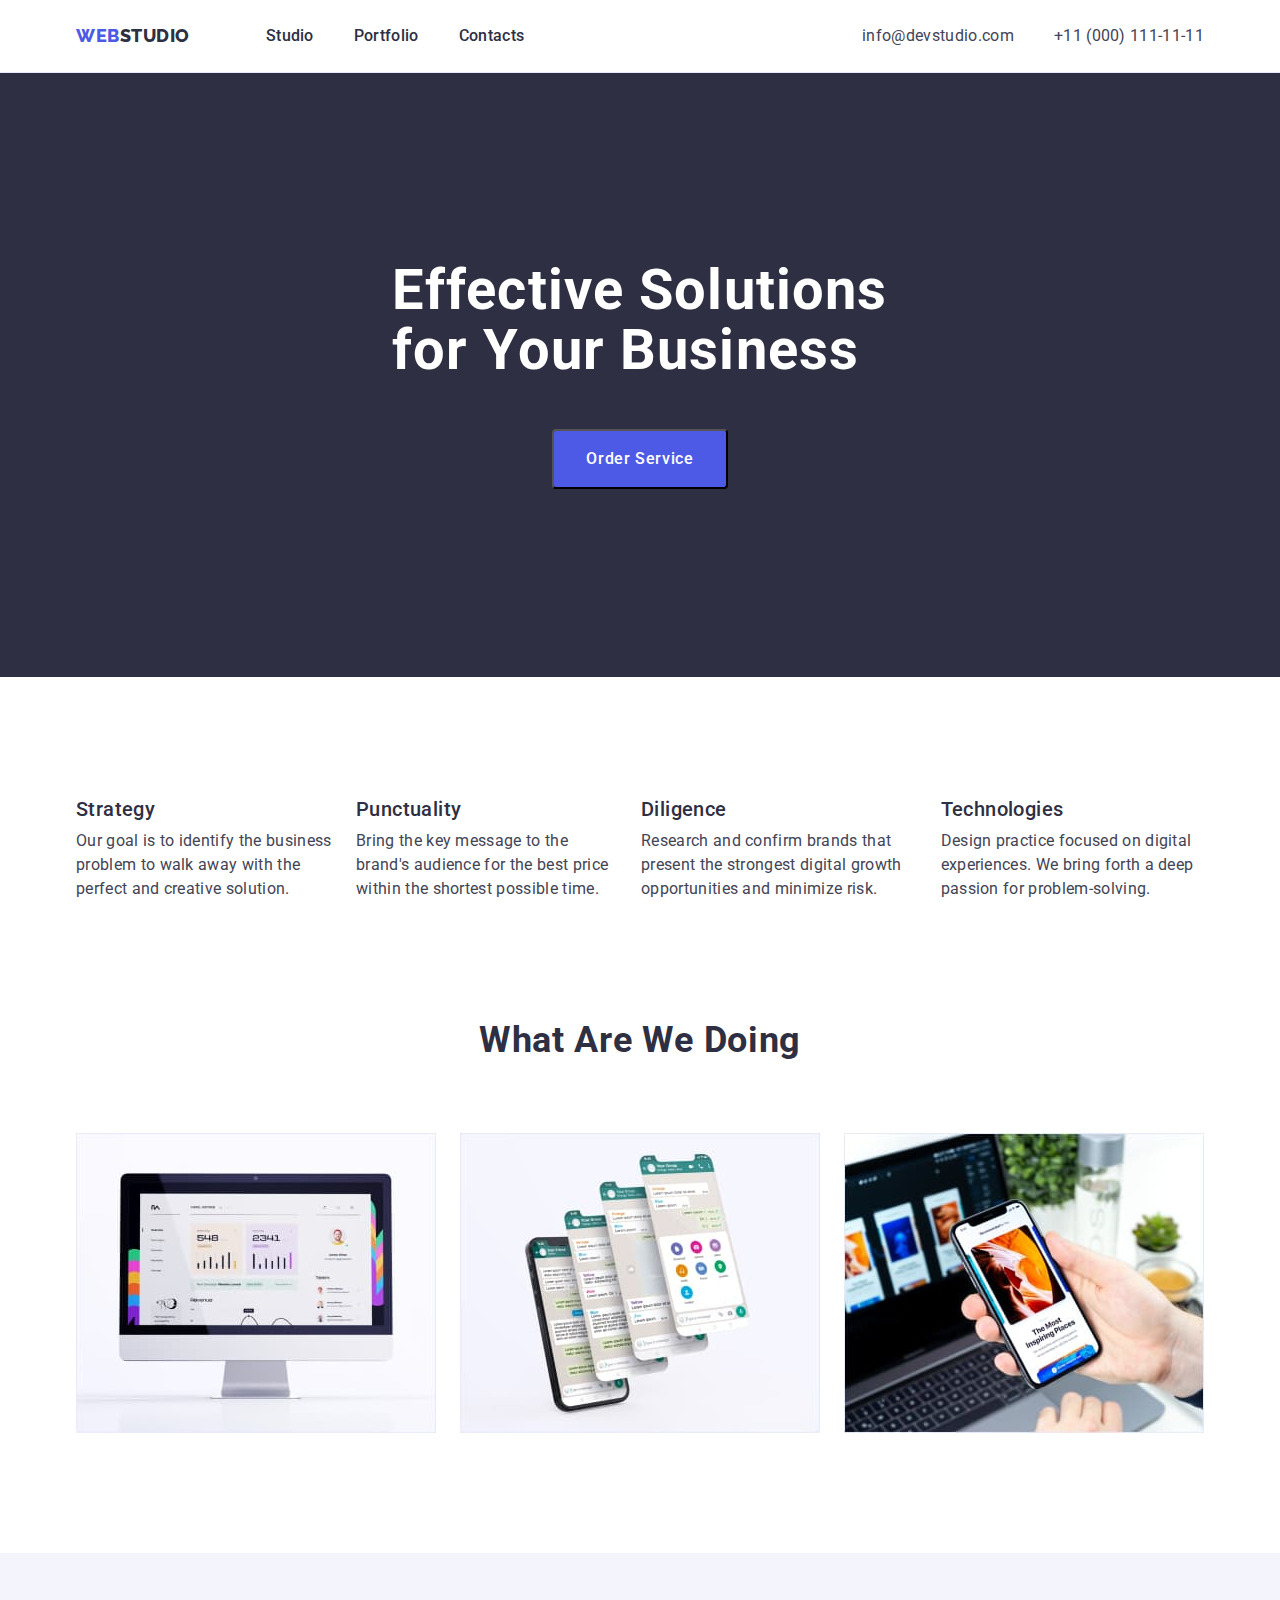
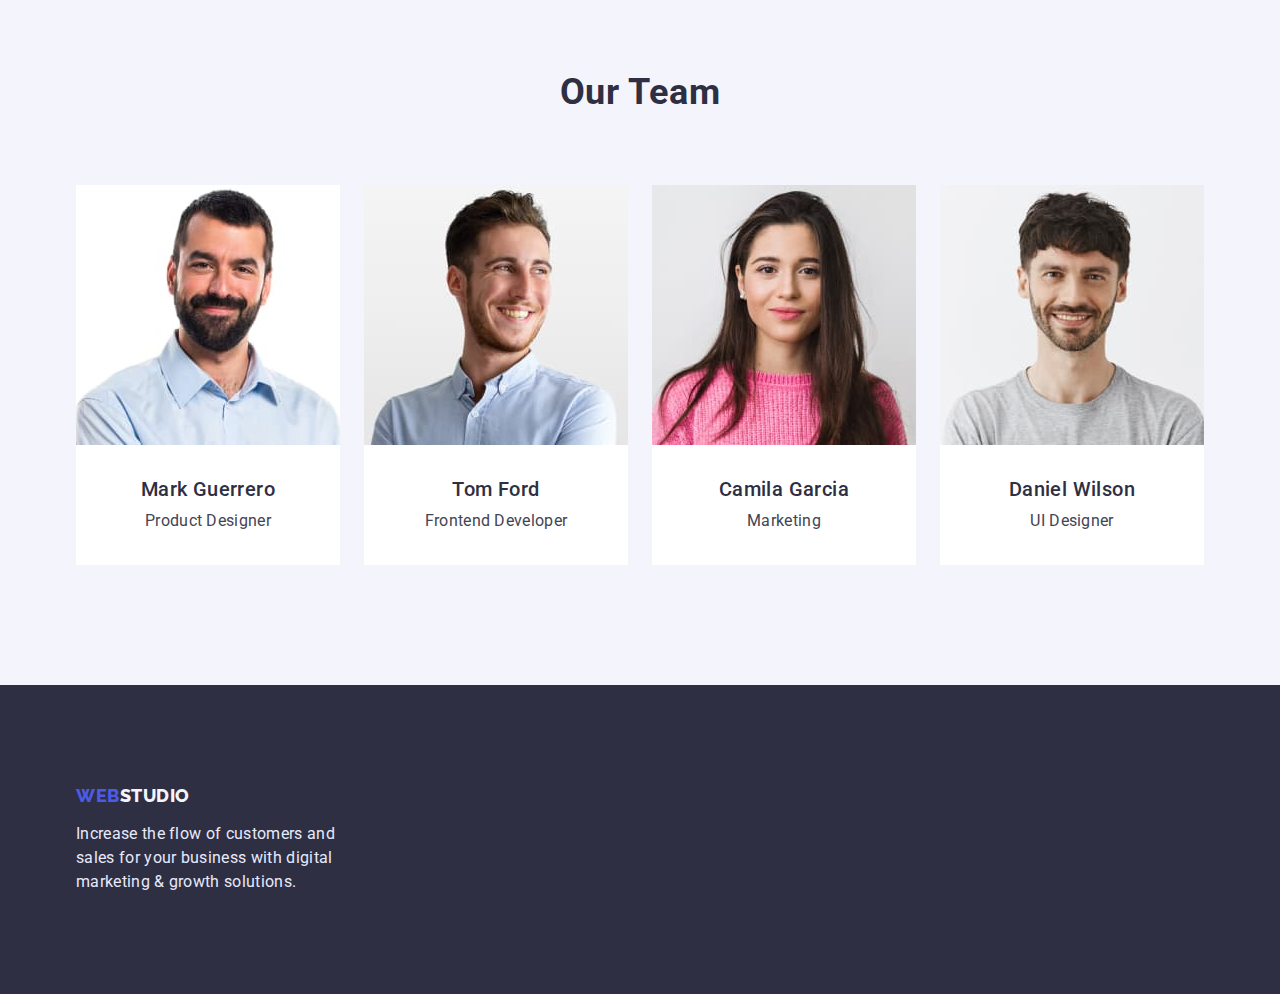
<file: index.html>
<!DOCTYPE html>
<html lang="en">
  <head>
    <meta charset="UTF-8" />
    <meta http-equiv="X-UA-Compatible" content="IE=edge" />
    <meta name="viewport" content="width=device-width, initial-scale=1.0" />
    <title>WebStudio</title>
    <!-- Подключаем шрифты -->
    <link rel="preconnect" href="https://fonts.googleapis.com" />
    <link rel="preconnect" href="https://fonts.gstatic.com" crossorigin />
    <link
      href="https://fonts.googleapis.com/css2?family=Raleway:wght@800&family=Roboto:wght@400;500;700;900&display=swap"
      rel="stylesheet"
    />
    <!-- Подключаем modern-normalize -->
    <link
      rel="stylesheet"
      href="https://cdnjs.cloudflare.com/ajax/libs/modern-normalize/1.1.0/modern-normalize.min.css"
    />
    <!-- подключаем стили -->
    <link rel="stylesheet" href="./css/styles.css" />
  </head>
  <body>
    <!-- header -->

    <header class="header">
      <div class="container header-container">
        <nav class="header-navigation">
          <a href="./index.html" class="header-logo link"
            ><span class="header-span">WEB</span>STUDIO</a
          >
          <ul class="header-list list">
            <li class="header-item">
              <a href="./index.html" class="header-link link">Studio</a>
            </li>
            <li class="header-item">
              <a href="./portfolio.html" class="header-link link">Portfolio</a>
            </li>
            <li class="header-item">
              <a href="./contacts.html" class="header-link link">Contacts</a>
            </li>
          </ul>
        </nav>
        <address class="header-address">
          <ul class="header-address-list list">
            <li class="header-address-item">
              <a href="mailto:info@devstudio.com" class="header-mail link"
                >info@devstudio.com</a
              >
            </li>

            <li class="header-address-item">
              <a href="tel:+110001111111" class="header-tel link"
                >+11 (000) 111-11-11</a
              >
            </li>
          </ul>
        </address>
      </div>
    </header>

    <main>
      <!-- Secton 1 Hero -->

      <section class="hero">
        <div class="container">
          <h1 class="hero-title">Effective Solutions for Your Business</h1>
          <button type="button" class="order-hero-btn">Order Service</button>
        </div>
      </section>

      <!-- Secton 2 -->

      <section class="section-advantages section">
        <div class="container">
          <h2 class="advantages-title visually-hidden">Our advantages</h2>
          <ul class="advantages-list list">
            <li class="advantages-item">
              <h3 class="advantages-title">Strategy</h3>
              <p class="advantages-text">
                Our goal is to identify the business problem to walk away with
                the perfect and creative solution.
              </p>
            </li>
            <li class="advantages-item">
              <h3 class="advantages-title">Punctuality</h3>
              <p class="advantages-text">
                Bring the key message to the brand's audience for the best price
                within the shortest possible time.
              </p>
            </li>
            <li class="advantages-item">
              <h3 class="advantages-title">Diligence</h3>
              <p class="advantages-text">
                Research and confirm brands that present the strongest digital
                growth opportunities and minimize risk.
              </p>
            </li>
            <li class="advantages-item">
              <h3 class="advantages-title">Technologies</h3>
              <p class="advantages-text">
                Design practice focused on digital experiences. We bring forth a
                deep passion for problem-solving.
              </p>
            </li>
          </ul>
        </div>
      </section>

      <!-- Secton 3 -->

      <section class="section-wawd section">
        <div class="container">
          <h2 class="wawd-title">What are we doing</h2>
          <div class="wawd-items">
            <ul class="wawd-list list">
              <li class="wawd-item">
                <img
                  src="./images/img1.jpg"
                  alt="computer"
                  width="360"
                  height="300"
                />
              </li>
              <li class="wawd-item">
                <img
                  src="./images/img2.jpg"
                  alt="cell phones"
                  width="360"
                  height="300"
                />
              </li>
              <li class="wawd-item">
                <img
                  src="./images/img3.jpg"
                  alt="computer and mobile phone"
                  width="360"
                  height="300"
                />
              </li>
            </ul>
          </div>
        </div>
      </section>

      <!-- Secton 4 -->

      <section class="section-team section">
        <div class="container">
          <div class="team-container-item">
            <h2 class="team-title">Our Team</h2>

            <ul class="team-container list">
              <li class="team-item">
                <img
                  src="./images/img4.jpg"
                  alt="Mark Guerrero"
                  width="264"
                  height="260"
                />
                <div class="team-content">
                  <h3 class="team-name">Mark Guerrero</h3>
                  <p class="team-profession">Product Designer</p>
                </div>
              </li>

              <li class="team-item">
                <img
                  src="./images/img5.jpg"
                  alt="Tom Ford"
                  width="264"
                  height="260"
                />
                <div class="team-content">
                  <h3 class="team-name">Tom Ford</h3>
                  <p class="team-profession">Frontend Developer</p>
                </div>
              </li>

              <li class="team-item">
                <img
                  src="./images/img6.jpg"
                  alt="Camila Garcia"
                  width="264"
                  height="260"
                />
                <div class="team-content">
                  <h3 class="team-name">Camila Garcia</h3>
                  <p class="team-profession">Marketing</p>
                </div>
              </li>

              <li class="team-item">
                <img
                  src="./images/img7.jpg"
                  alt="Daniel Wilson"
                  width="264"
                  height="260"
                />
                <div class="team-content">
                  <h3 class="team-name">Daniel Wilson</h3>
                  <p class="team-profession">UI Designer</p>
                </div>
              </li>
            </ul>
          </div>
        </div>
      </section>
    </main>

    <!-- footer -->

    <footer class="footer">
      <div class="container">
        <a href="./index.html" class="footer-logo link"
          ><span class="footer-span">WEB</span> STUDIO</a
        >

        <p class="footer-text">
          Increase the flow of customers and sales for your business with
          digital marketing & growth solutions.
        </p>
      </div>
    </footer>
  </body>
</html>
</file>
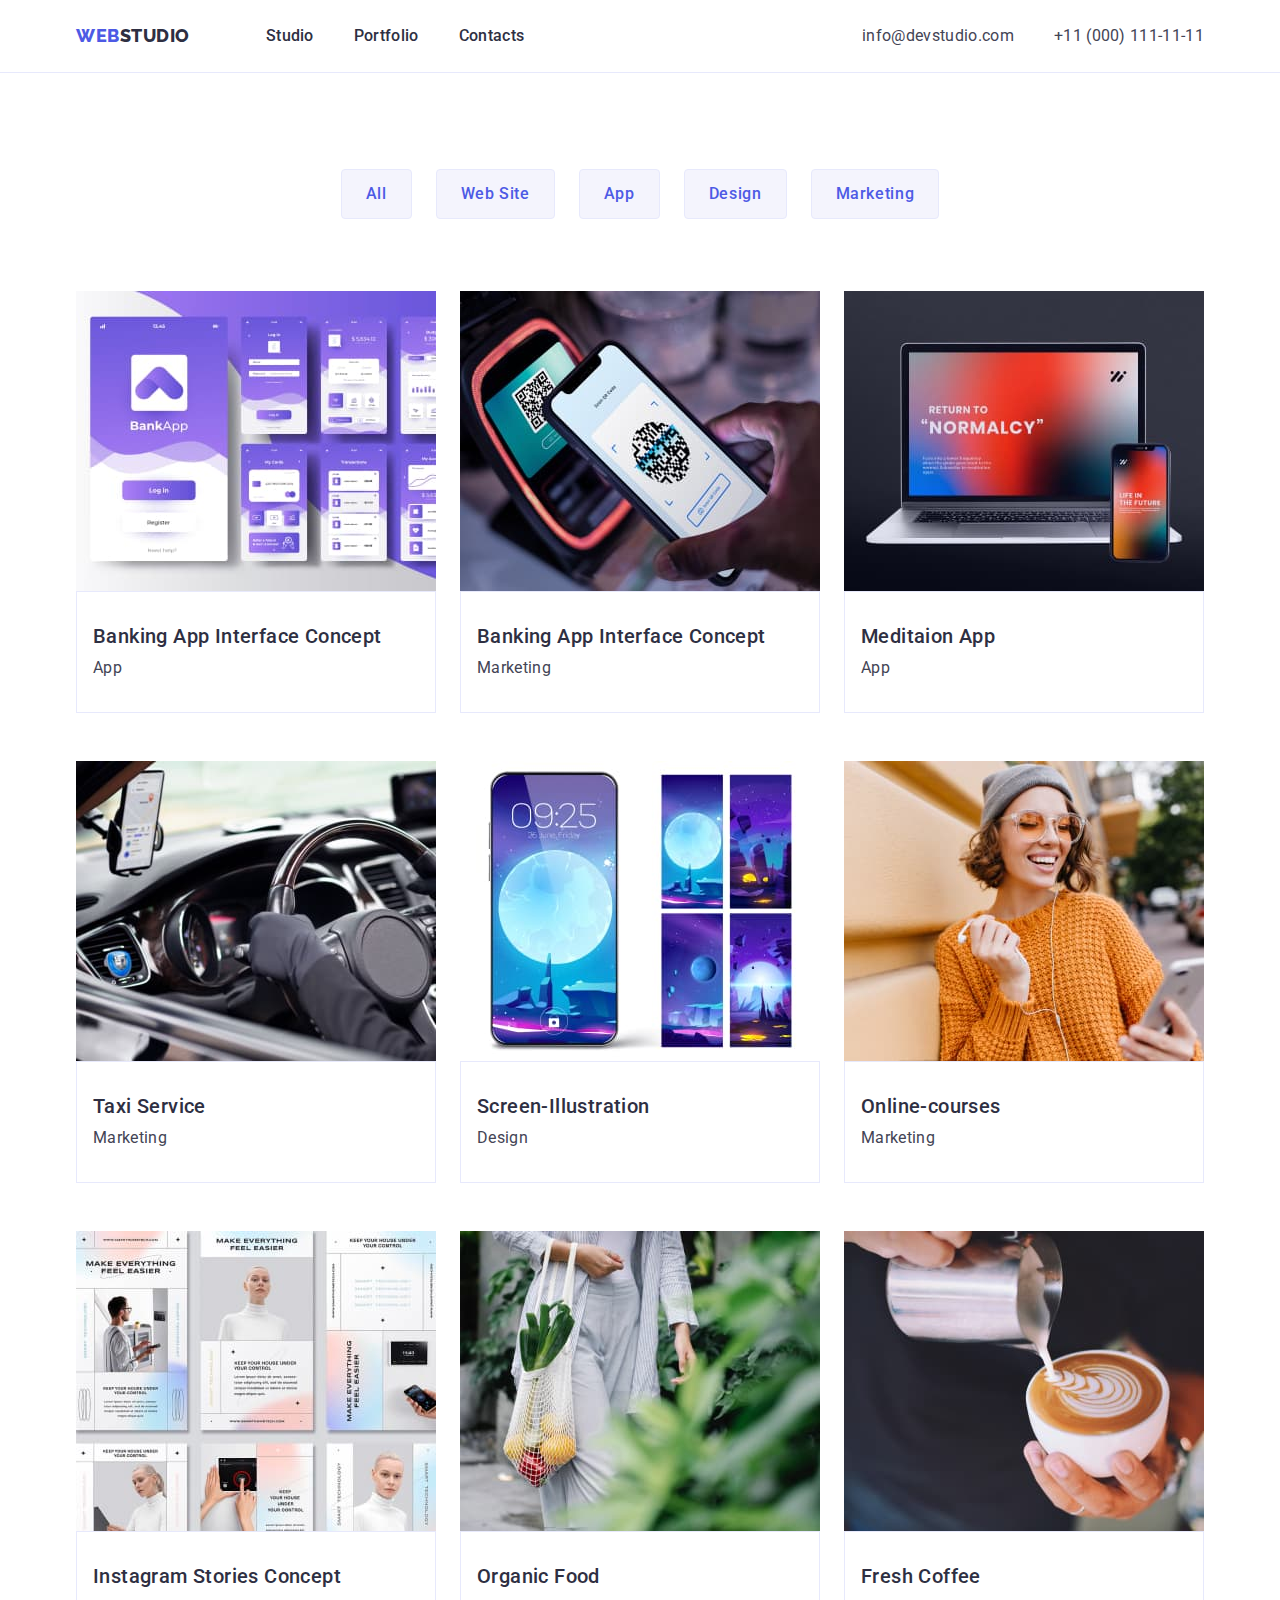
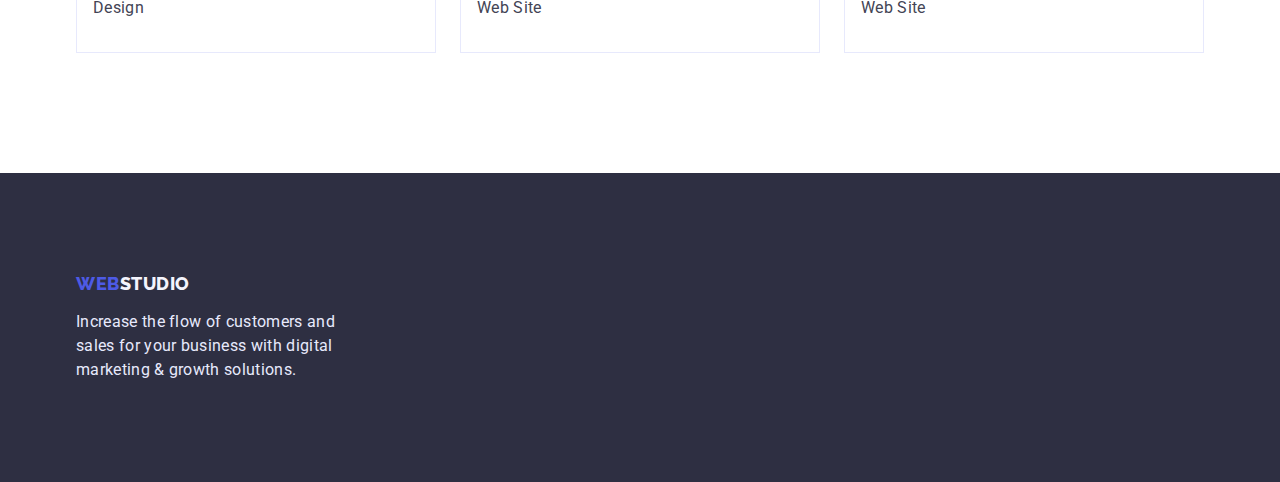
<file: portfolio.html>
<!DOCTYPE html>
<html lang="en">
  <head>
    <meta charset="UTF-8" />
    <meta http-equiv="X-UA-Compatible" content="IE=edge" />
    <meta name="viewport" content="width=device-width, initial-scale=1.0" />
    <title>Portfolio</title>
    <!-- Подключаем шрифты -->
    <link rel="preconnect" href="https://fonts.googleapis.com" />
    <link rel="preconnect" href="https://fonts.gstatic.com" crossorigin />
    <link
      href="https://fonts.googleapis.com/css2?family=Raleway:wght@800&family=Roboto:wght@400;500;700;900&display=swap"
      rel="stylesheet"
    />
    <!-- Подключаем modern-normalize -->
    <link
      rel="stylesheet"
      href="https://cdnjs.cloudflare.com/ajax/libs/modern-normalize/1.1.0/modern-normalize.min.css"
    />
    <!-- подключаем стили -->
    <link rel="stylesheet" href="./css/styles.css" />
  </head>

  <body>
    <!-- header -->

    <header class="header">
      <div class="container header-container">
        <nav class="header-navigation">
          <a href="./index.html" class="header-logo link"
            ><span class="header-span">WEB</span>STUDIO</a
          >
          <ul class="header-list list">
            <li class="header-item">
              <a href="./index.html" class="header-link link">Studio</a>
            </li>
            <li class="header-item">
              <a href="./portfolio.html" class="header-link link">Portfolio</a>
            </li>
            <li class="header-item">
              <a href="./contacts.html" class="header-link link">Contacts</a>
            </li>
          </ul>
        </nav>
        <address class="header-address">
          <ul class="header-address-list list">
            <li class="header-address-item">
              <a href="mailto:info@devstudio.com" class="header-mail link"
                >info@devstudio.com</a
              >
            </li>

            <li class="header-address-item">
              <a href="tel:+110001111111" class="header-tel link"
                >+11 (000) 111-11-11</a
              >
            </li>
          </ul>
        </address>
      </div>
    </header>

    <!-- main -->

    <main class="main">
      <section class="filter">
        <div class="container">
          <h1 class="main-title visually-hidden">Portfolio</h1>
          <ul class="filter-list list">
            <li class="filter-item">
              <button type="button" class="filter-btn">All</button>
            </li>
            <li class="filter-item">
              <button type="button" class="filter-btn">Web Site</button>
            </li>
            <li class="filter-item">
              <button type="button" class="filter-btn">App</button>
            </li>
            <li class="filter-item">
              <button type="button" class="filter-btn">Design</button>
            </li>
            <li class="filter-item">
              <button type="button" class="filter-btn">Marketing</button>
            </li>
          </ul>
          <ul class="works-list list">
            <li class="works-item">
              <img
                src="./images/banking-app.jpg"
                alt="banking"
                width="360"
                height="300"
              />
              <div class="works-title-text">
                <h2 class="works-title">Banking App Interface Concept</h2>
                <p class="works-text">App</p>
              </div>
            </li>
            <li class="works-item">
              <img
                src="./images/cashless-payment.jpg"
                alt="cashless-payment"
                width="360"
                height="300"
              />
              <div class="works-title-text">
                <h2 class="works-title">Banking App Interface Concept</h2>
                <p class="works-text">Marketing</p>
              </div>
            </li>
            <li class="works-item">
              <img
                src="./images/mediation-app.jpg"
                alt="mediation-app"
                width="360"
                height="300"
              />
              <div class="works-title-text">
                <h2 class="works-title">Meditaion App</h2>
                <p class="works-text">App</p>
              </div>
            </li>
            <li class="works-item">
              <img
                src="./images/taxi-service.jpg"
                alt="taxi-service"
                width="360"
                height="300"
              />
              <div class="works-title-text">
                <h2 class="works-title">Taxi Service</h2>
                <p class="works-text">Marketing</p>
              </div>
            </li>
            <li class="works-item">
              <img
                src="./images/screen-illustration.jpg"
                alt="screen-illustration"
                width="360"
                height="300"
              />
              <div class="works-title-text">
                <h2 class="works-title">Screen-Illustration</h2>
                <p class="works-text">Design</p>
              </div>
            </li>
            <li class="works-item">
              <img
                src="./images/online-courses.jpg"
                alt="online-courses"
                width="360"
                height="300"
              />
              <div class="works-title-text">
                <h2 class="works-title">Online-courses</h2>
                <p class="works-text">Marketing</p>
              </div>
            </li>
            <li class="works-item">
              <img
                src="./images/instagram-stories.jpg"
                alt="instagram-stories"
                width="360"
                height="300"
              />
              <div class="works-title-text">
                <h2 class="works-title">Instagram Stories Concept</h2>
                <p class="works-text">Design</p>
              </div>
            </li>
            <li class="works-item">
              <img
                src="./images/organic-food.jpg"
                alt="organic-food"
                width="360"
                height="300"
              />
              <div class="works-title-text">
                <h2 class="works-title">Organic Food</h2>
                <p class="works-text">Web Site</p>
              </div>
            </li>
            <li class="works-item">
              <img
                src="./images/fresh-coffee.jpg"
                alt="fresh-coffee"
                width="360"
                height="300"
              />
              <div class="works-title-text">
                <h2 class="works-title">Fresh Coffee</h2>
                <p class="works-text">Web Site</p>
              </div>
            </li>
          </ul>
        </div>
      </section>
    </main>

    <!-- footer -->
    <footer class="footer">
      <div class="container">
        <a href="./index.html" class="footer-logo link"
          ><span class="footer-span">WEB</span> STUDIO</a
        >

        <p class="footer-text">
          Increase the flow of customers and sales for your business with
          digital marketing & growth solutions.
        </p>
      </div>
    </footer>
  </body>
</html>
</file>
<file: css/styles.css>
:root {
  --main-title-color: #2e2f42;
  --btn-color: #4d5ae5;
  --main-text-color: #434455;
  --main-background-color: #ffffff;
  --secondary-background-color: #f4f4fd;
  --color-hover-focus: #404bbf;
  --basic-margin: 20px;
}
/* глобальне скидання стилів за селектором тегу */
h1,
h2,
h3,
h4,
h5,
h6,
p {
  margin: 0;
}
ul {
  margin: 0;
  padding: 0;
}
img {
  display: block;
}
body {
  font-family: "Roboto", "sans-serif";
  color: #434455;
  background-color: var(--main-background-color);
}
.container {
  width: 1158px;
  margin: 0px auto;
  padding: 0 15px;
  /* padding-bottom: 120px; */
  /* outline: 1px solid red; */
}
/* прибирає крапки зі списків */
.list {
  list-style: none;
}
/* прибирає підкреслення з елементів */
.link {
  text-decoration: none;
}
/* прибираємо заголовок */
.visually-hidden {
  position: absolute;
  width: 1px;
  height: 1px;
  margin: -1px;
  border: 0;
  padding: 0;
  white-space: nowrap;
  clip-path: inset(100%);
  clip: rect(0 0 0 0);
  overflow: hidden;
}
/* дає колір активній сторінці
.selected {
  color: var(--btn-color);
} */

/* --------------------------------------Header------------------------------------- */

.header {
  background-color: var(--main-background-color);
  border-bottom: 1px solid #e7e9fc;
  padding-top: 24px;
  padding-bottom: 24px;
  justify-content: center;
}
.header-container {
  display: flex;
  justify-content: center;
}
.header-navigation {
  display: flex;
}
.header-logo {
  font-family: "Raleway";
  font-weight: 800;
  font-size: 18px;
  line-height: 1.33;
  letter-spacing: 0.03em;
  text-transform: uppercase;
  color: var(--main-title-color);
}
.header-span {
  font-family: "Raleway";
  font-weight: 800;
  font-size: 18px;
  line-height: 1.33;
  letter-spacing: 0.03em;
  text-transform: uppercase;
  color: var(--btn-color);
}
.header-list {
  display: flex;
  gap: 40px;
  margin-left: 76px;
}
/* .header-item {
} */

.header-link {
  font-weight: 500;
  font-size: 16px;
  line-height: 1.5;
  letter-spacing: 0.02em;
  color: var(--main-title-color);
}
.header-link:hover,
.header-link:focus {
  color: var(--color-hover-focus);
}

.header-address {
  margin-left: auto;
}

.header-address-list {
  display: flex;
  margin-left: auto;
}
.header-address-item {
  font-style: normal;
}
.header-mail {
  font-weight: 400;
  font-size: 16px;
  line-height: 1.5;
  letter-spacing: 0.02em;
  color: var(--main-text-color);
  margin-right: 40px;
}
.header-mail:hover,
.header-mail:focus {
  color: var(--color-hover-focus);
}
.header-tel {
  font-weight: 400;
  font-size: 16px;
  line-height: 1.5;
  letter-spacing: 0.02em;
  color: var(--main-text-color);
}
.header-tel:hover,
.header-tel:focus {
  color: var(--color-hover-focus);
}
.section {
  padding-top: 120px;
  padding-bottom: 120px;
}

/* --------------------------------------Section 1 Hero------------------------------------- */

.hero {
  background-color: var(--main-title-color);
  padding-top: 188px;
  padding-bottom: 188px;
}

.hero-title {
  display: block;
  font-size: 56px;
  line-height: 1.07;
  /* or 107% */
  letter-spacing: 0.02em;
  color: var(--main-background-color);
  max-width: 496px;
  max-height: 120px;
  margin-right: auto;
  margin-left: auto;
  margin-bottom: 48px;
}
.order-hero-btn {
  /* inherit для font-family наслідується шрифт з батька body  */
  font-family: inherit;
  font-weight: 500;
  font-size: 16px;
  line-height: 1.5;
  letter-spacing: 0.04em;
  color: var(--main-background-color);
  background-color: var(--btn-color);
  border-radius: 4px;
  cursor: pointer;
  display: block;
  margin-right: auto;
  margin-left: auto;
  padding: 16px 32px;
}
.order-hero-btn:hover,
.order-hero-btn:focus {
  color: var(--main-background-color);
  background-color: var(--color-hover-focus);
  box-shadow: 0px 4px 4px rgba(0, 0, 0, 0.15);
  border-radius: 4px;
}

/* --------------------------------------Section 2 Advantages------------------------------------- */
/* .section-advantages {
} */
.advantages-title {
  font-weight: 500;
  font-size: 20px;
  line-height: 1.2;
  letter-spacing: 0.02em;
  color: var(--main-title-color);
  margin-bottom: 8px;
  /* padding-top: 120px; */
}
.advantages-list {
  display: flex;
  gap: 24px;
}
/* .advantages-item {
} */
.advantages-text {
  font-size: 16px;
  line-height: 1.5;
  letter-spacing: 0.02em;
  color: var(--main-text-color);
}
/* --------------------------------------Section 3 WAWD------------------------------------- */
.section-wawd {
  text-align: center;
  padding-top: 0px;
}
.wawd-items {
  display: flex;
  gap: 24px;
}
.wawd-title {
  font-weight: 700;
  font-size: 36px;
  line-height: 1.11;
  letter-spacing: 0.02em;
  text-transform: capitalize;
  color: var(--main-title-color);
  /* padding-top: 96px; */
}
.wawd-list {
  display: flex;
  margin-top: 72px;
  gap: 24px;
  /* padding-bottom: 120px; */
}
.wawd-item {
  width: calc((100%-48px) / 3);
}
/* --------------------------------------Section 4 Our Team------------------------------------- */
.section-team {
  background-color: #f4f4fd;
}
/* .team-container-item {
} */
.team-title {
  font-weight: 700;
  font-size: 36px;
  line-height: 1.11;
  letter-spacing: 0.02em;
  text-transform: capitalize;
  color: var(--main-title-color);
  /* padding-top: 120px; */
  text-align: center;
  margin-bottom: 72px;
}
.team-content {
  background-color: #ffffff;
  padding: 32px 16px;
  text-align: center;
  /* margin-bottom: 120px; */
}
.team-item {
  width: calc((100%-72px) / 4);
}
.team-container {
  display: flex;
  /* flex-wrap: wrap; */
  gap: 24px;
}
.team-name {
  font-weight: 500;
  font-size: 20px;
  line-height: 1.2;
  letter-spacing: 0.02em;
  color: var(--main-title-color);
  margin-bottom: 8px;
}
.team-profession {
  font-size: 16px;
  line-height: 1.5;
  letter-spacing: 0.02em;
  color: var(--main-text-color);
}

/* --------------------------------------Footer------------------------------------- */
.footer {
  background-color: var(--main-title-color);
  padding-top: 100px;
  padding-bottom: 100px;
}
.footer-logo {
  font-family: "Raleway";
  font-weight: 800;
  font-size: 18px;
  line-height: 1.17;
  display: flex;
  align-items: center;
  letter-spacing: 0.03em;
  text-transform: uppercase;
  color: var(--secondary-background-color);
  /* display: block; */
  margin-bottom: 16px;
}

.footer-span {
  font-family: "Raleway";
  font-weight: 800;
  font-size: 18px;
  line-height: 1.17;
  display: flex;
  align-items: center;
  letter-spacing: 0.03em;
  text-transform: uppercase;
  color: var(--btn-color);
  display: block;
}
.footer-text {
  font-size: 16px;
  line-height: 1.5;
  letter-spacing: 0.02em;
  color: #e7e9fc;
  display: block;
  width: 264px;
}

/* --------------------------------------Portfolio.html------------------------------------- */
/* .main {
} */
/* .main-title {
} */

/* --------------------------------------Section1 Filter------------------------------------- */

.filter {
  /* padding-left: 156px;
  padding-right: 156px; */
  padding-bottom: 120px;
  padding-top: 96px;
}
.filter-list {
  display: flex;
  gap: 24px;
  /* padding-top: 96px; */
  margin-bottom: 72px;
  justify-content: center;
}
/* .filter-item {
} */
.filter-btn {
  font-family: inherit;
  font-weight: 500;
  font-size: 16px;
  line-height: 1.5;
  display: flex;
  align-items: center;
  text-align: center;
  letter-spacing: 0.04em;
  color: var(--btn-color);
  background-color: var(--secondary-background-color);
  border: 1px solid #e7e9fc;
  border-radius: 4px;
  cursor: pointer;
  padding: 12px 24px;
}
.filter-btn:hover,
.filter-btn:focus {
  color: var(--main-background-color);
  background-color: var(--color-hover-focus);
}

/* --------------------------------------Section2 Works------------------------------------- */

/* .works {
} */
.works-title-text {
  border: 1px solid #e7e9fc;
  padding-top: 32px;
  padding-bottom: 32px;
  padding-left: 16px;
}

.works-list {
  display: flex;
  column-gap: 24px;
  row-gap: 48px;
  flex-wrap: wrap;
  /* padding-bottom: 120px; */
}
.works-item {
  flex-basis: calc((100% - 144px) / 9);
}
.works-title {
  font-weight: 500;
  font-size: 20px;
  line-height: 1.2;
  letter-spacing: 0.02em;
  color: var(--main-title-color);
  margin-bottom: 8px;
}
.works-text {
  font-weight: 400;
  font-size: 16px;
  line-height: 1.5;
  letter-spacing: 0.02em;
  color: var(--main-text-color);
}
</file>
